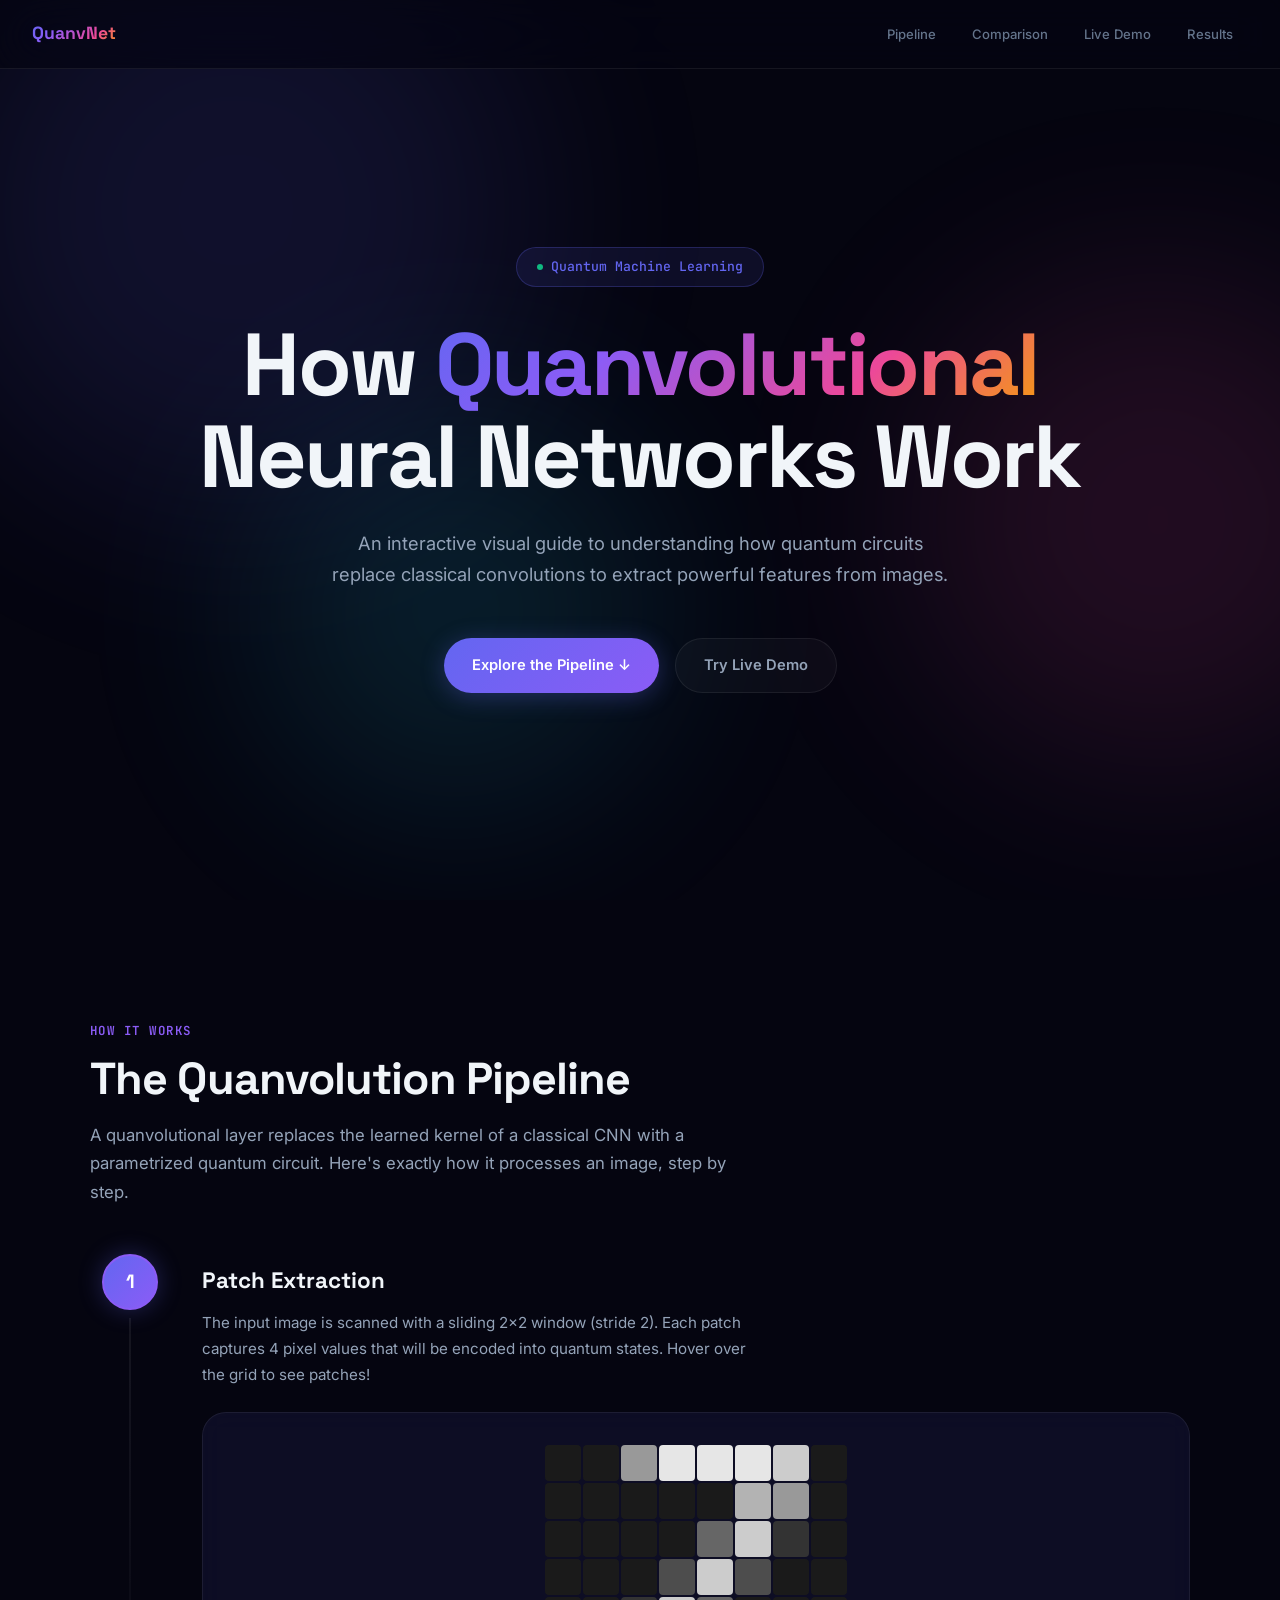
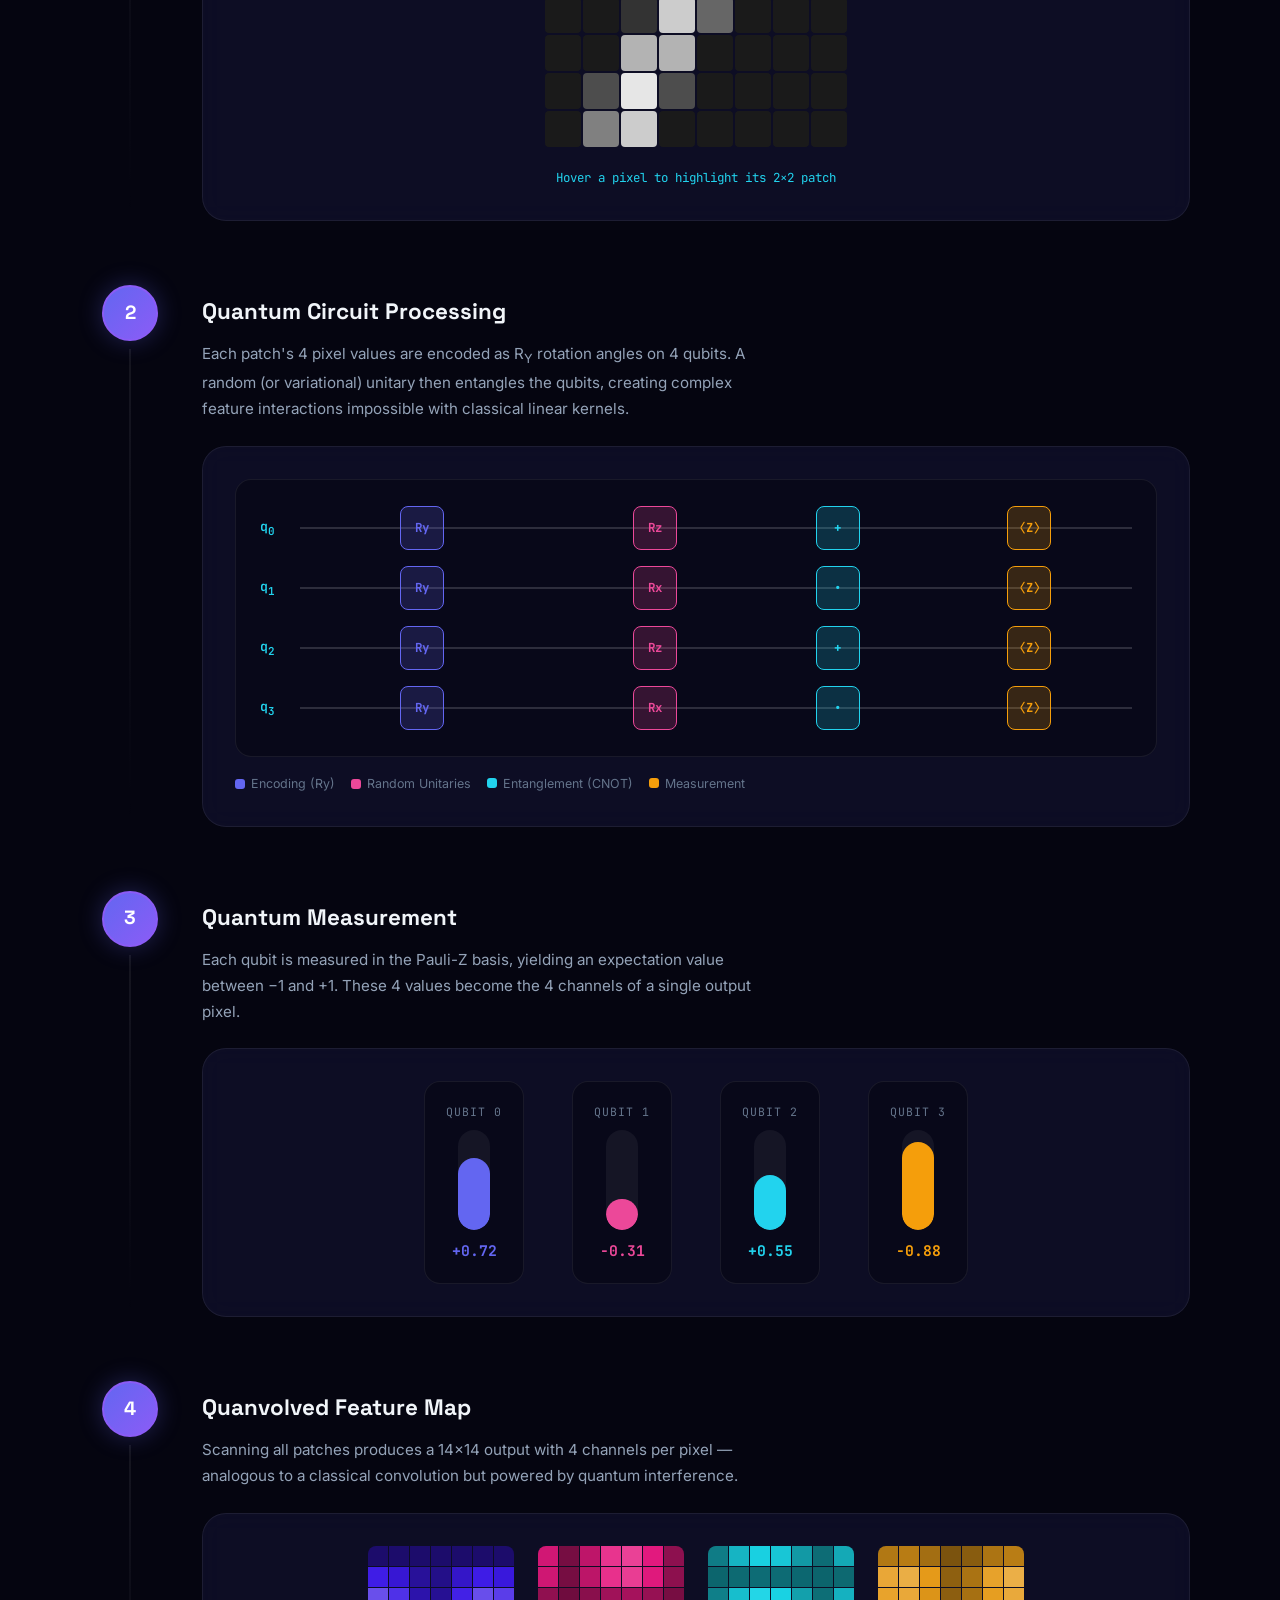
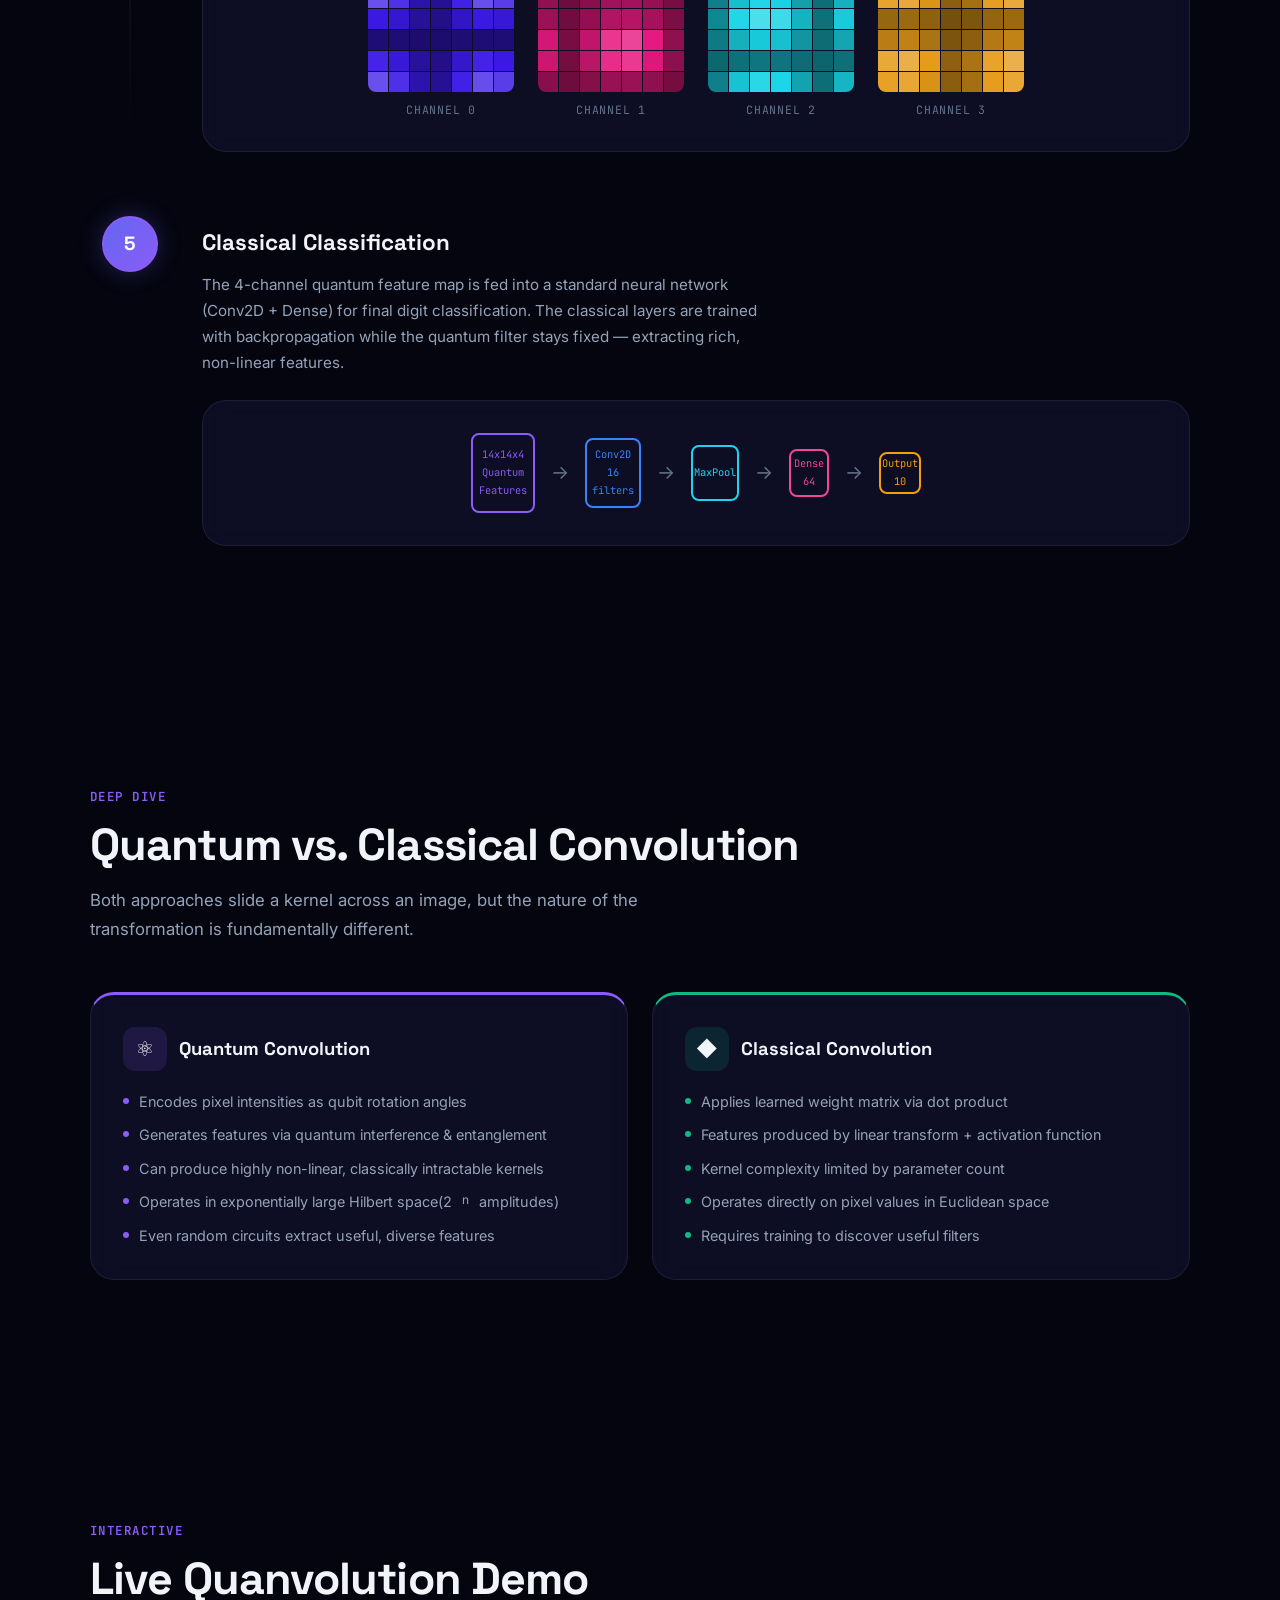
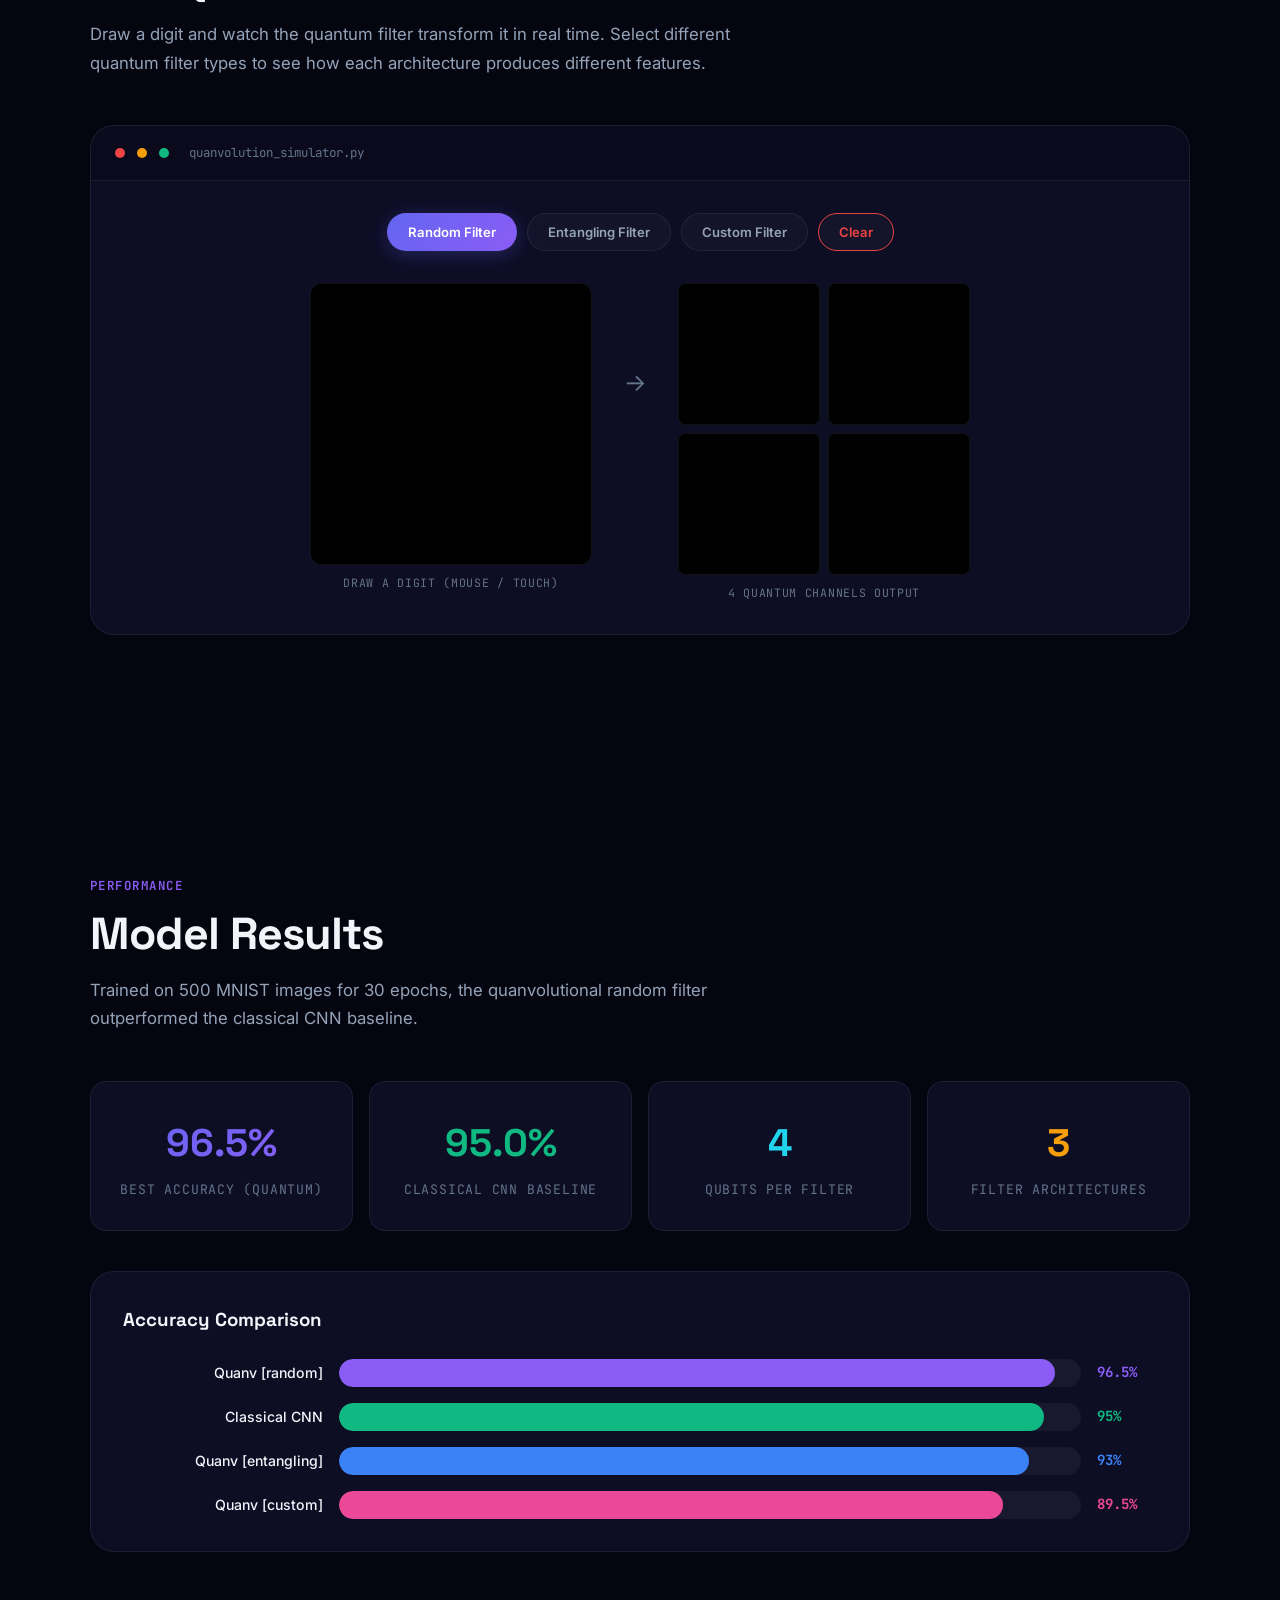
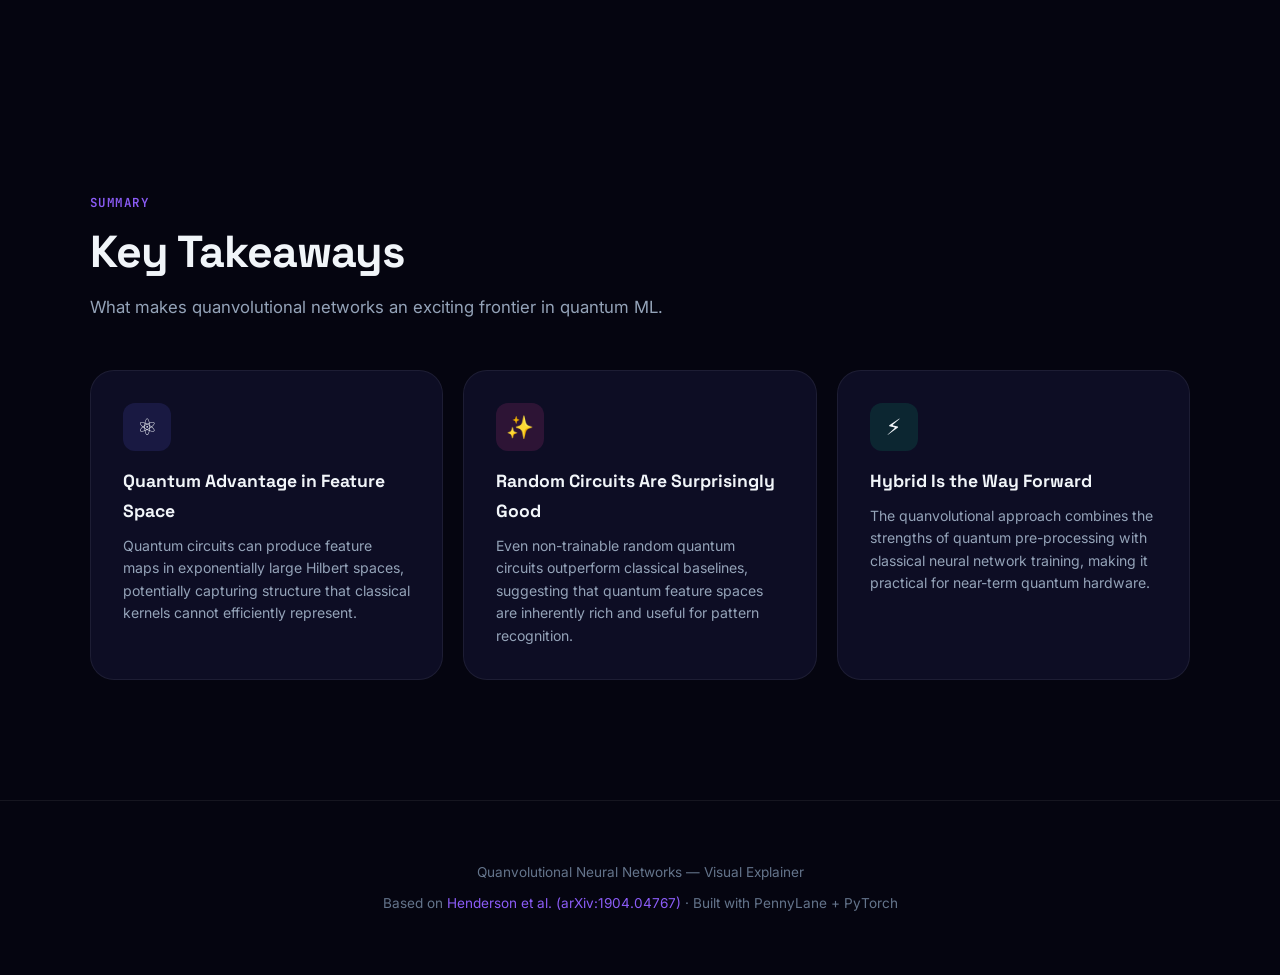
<file: index.html>
<!DOCTYPE html>
<html lang="en">

<head>
    <meta charset="UTF-8" />
    <meta name="viewport" content="width=device-width, initial-scale=1.0" />
    <title>How Quanvolutional Neural Networks Work</title>
    <meta name="description"
        content="Interactive visual explainer of Quanvolutional Neural Networks - learn how quantum circuits act as image filters for machine learning." />
    <link rel="preconnect" href="https://fonts.googleapis.com" />
    <link
        href="https://fonts.googleapis.com/css2?family=Inter:wght@300;400;500;600;700;800;900&family=JetBrains+Mono:wght@400;500;600&family=Space+Grotesk:wght@400;500;600;700&display=swap"
        rel="stylesheet" />
    <style>
        /* ================================================================
           RESET & VARIABLES
           ================================================================ */
        *,
        *::before,
        *::after {
            box-sizing: border-box;
            margin: 0;
            padding: 0;
        }

        :root {
            --bg-deep: #050510;
            --bg-primary: #0a0a1a;
            --bg-secondary: #0f0f2a;
            --bg-card: rgba(15, 15, 42, 0.8);
            --bg-glass: rgba(255, 255, 255, 0.03);
            --border: rgba(255, 255, 255, 0.07);
            --border-active: rgba(139, 92, 246, 0.4);
            --text-primary: #f1f5f9;
            --text-secondary: #94a3b8;
            --text-muted: #64748b;
            --accent-violet: #8b5cf6;
            --accent-indigo: #6366f1;
            --accent-blue: #3b82f6;
            --accent-cyan: #22d3ee;
            --accent-emerald: #10b981;
            --accent-pink: #ec4899;
            --accent-amber: #f59e0b;
            --accent-red: #ef4444;
            --gradient-hero: linear-gradient(135deg, #6366f1 0%, #8b5cf6 30%, #ec4899 70%, #f59e0b 100%);
            --gradient-quantum: linear-gradient(135deg, #6366f1, #8b5cf6);
            --gradient-classical: linear-gradient(135deg, #10b981, #22d3ee);
            --shadow-glow: 0 0 60px rgba(99, 102, 241, 0.15);
            --shadow-glow-sm: 0 0 30px rgba(99, 102, 241, 0.1);
            --font-body: 'Inter', system-ui, -apple-system, sans-serif;
            --font-display: 'Space Grotesk', 'Inter', sans-serif;
            --font-mono: 'JetBrains Mono', 'Fira Code', monospace;
            --radius-xl: 24px;
            --radius-lg: 16px;
            --radius-md: 12px;
            --radius-sm: 8px;
        }

        html {
            scroll-behavior: smooth;
        }

        body {
            font-family: var(--font-body);
            background: var(--bg-deep);
            color: var(--text-primary);
            line-height: 1.7;
            overflow-x: hidden;
            -webkit-font-smoothing: antialiased;
        }

        /* ================================================================
           AMBIENT BACKGROUND
           ================================================================ */
        .ambient-bg {
            position: fixed;
            inset: 0;
            z-index: -1;
            overflow: hidden;
        }

        .ambient-bg .orb {
            position: absolute;
            border-radius: 50%;
            filter: blur(100px);
            opacity: 0.12;
            animation: orbFloat 20s ease-in-out infinite alternate;
        }

        .ambient-bg .orb:nth-child(1) {
            width: 600px;
            height: 600px;
            top: -10%;
            left: -5%;
            background: var(--accent-indigo);
        }

        .ambient-bg .orb:nth-child(2) {
            width: 500px;
            height: 500px;
            top: 30%;
            right: -10%;
            background: var(--accent-pink);
            animation-delay: -7s;
        }

        .ambient-bg .orb:nth-child(3) {
            width: 400px;
            height: 400px;
            bottom: 10%;
            left: 20%;
            background: var(--accent-cyan);
            animation-delay: -14s;
        }

        @keyframes orbFloat {
            0% {
                transform: translate(0, 0) scale(1);
            }

            50% {
                transform: translate(40px, -30px) scale(1.1);
            }

            100% {
                transform: translate(-20px, 20px) scale(0.95);
            }
        }

        /* ================================================================
           SCROLLBAR
           ================================================================ */
        ::-webkit-scrollbar {
            width: 6px;
        }

        ::-webkit-scrollbar-track {
            background: transparent;
        }

        ::-webkit-scrollbar-thumb {
            background: rgba(139, 92, 246, 0.3);
            border-radius: 3px;
        }

        /* ================================================================
           NAVIGATION
           ================================================================ */
        .nav {
            position: fixed;
            top: 0;
            left: 0;
            right: 0;
            z-index: 1000;
            padding: 16px 32px;
            background: rgba(5, 5, 16, 0.7);
            backdrop-filter: blur(24px) saturate(1.5);
            border-bottom: 1px solid var(--border);
            display: flex;
            align-items: center;
            justify-content: space-between;
            transition: all 0.3s ease;
        }

        .nav.scrolled {
            padding: 10px 32px;
            background: rgba(5, 5, 16, 0.92);
        }

        .nav-brand {
            font-family: var(--font-display);
            font-weight: 700;
            font-size: 1.1rem;
            background: var(--gradient-hero);
            -webkit-background-clip: text;
            -webkit-text-fill-color: transparent;
            background-clip: text;
        }

        .nav-links {
            display: flex;
            gap: 6px;
        }

        .nav-links a {
            color: var(--text-muted);
            text-decoration: none;
            font-size: 0.82rem;
            font-weight: 500;
            padding: 6px 14px;
            border-radius: 999px;
            transition: all 0.3s ease;
            border: 1px solid transparent;
        }

        .nav-links a:hover,
        .nav-links a.active {
            color: var(--text-primary);
            border-color: var(--border-active);
            background: rgba(139, 92, 246, 0.08);
        }

        /* ================================================================
           HERO SECTION
           ================================================================ */
        .hero {
            min-height: 100vh;
            display: flex;
            flex-direction: column;
            align-items: center;
            justify-content: center;
            text-align: center;
            padding: 120px 24px 80px;
            position: relative;
        }

        .hero-badge {
            display: inline-flex;
            align-items: center;
            gap: 8px;
            padding: 8px 20px;
            border-radius: 999px;
            background: rgba(99, 102, 241, 0.1);
            border: 1px solid rgba(99, 102, 241, 0.25);
            font-size: 0.82rem;
            font-weight: 500;
            color: var(--accent-indigo);
            font-family: var(--font-mono);
            margin-bottom: 32px;
            animation: fadeInUp 0.8s ease both;
        }

        .hero-badge .dot {
            width: 6px;
            height: 6px;
            border-radius: 50%;
            background: var(--accent-emerald);
            animation: pulse 2s ease-in-out infinite;
        }

        @keyframes pulse {

            0%,
            100% {
                opacity: 1;
                transform: scale(1);
            }

            50% {
                opacity: 0.5;
                transform: scale(0.7);
            }
        }

        .hero h1 {
            font-family: var(--font-display);
            font-size: clamp(2.8rem, 7vw, 5.5rem);
            font-weight: 900;
            line-height: 1.05;
            letter-spacing: -0.03em;
            margin-bottom: 24px;
            max-width: 900px;
            animation: fadeInUp 0.8s ease 0.15s both;
        }

        .hero h1 .gradient-text {
            background: var(--gradient-hero);
            -webkit-background-clip: text;
            -webkit-text-fill-color: transparent;
            background-clip: text;
        }

        .hero-subtitle {
            font-size: 1.15rem;
            color: var(--text-secondary);
            max-width: 620px;
            line-height: 1.7;
            margin-bottom: 48px;
            animation: fadeInUp 0.8s ease 0.3s both;
        }

        .hero-cta {
            display: flex;
            gap: 16px;
            flex-wrap: wrap;
            justify-content: center;
            animation: fadeInUp 0.8s ease 0.45s both;
        }

        .btn {
            display: inline-flex;
            align-items: center;
            gap: 8px;
            padding: 14px 28px;
            border-radius: 999px;
            font-size: 0.92rem;
            font-weight: 600;
            text-decoration: none;
            cursor: pointer;
            border: none;
            transition: all 0.3s ease;
            font-family: var(--font-body);
        }

        .btn-primary {
            background: var(--gradient-quantum);
            color: white;
            box-shadow: 0 4px 24px rgba(99, 102, 241, 0.3);
        }

        .btn-primary:hover {
            transform: translateY(-2px);
            box-shadow: 0 8px 32px rgba(99, 102, 241, 0.4);
        }

        .btn-ghost {
            background: var(--bg-glass);
            color: var(--text-secondary);
            border: 1px solid var(--border);
        }

        .btn-ghost:hover {
            color: var(--text-primary);
            border-color: var(--border-active);
        }

        .hero-visual {
            margin-top: 64px;
            position: relative;
            width: 100%;
            max-width: 800px;
            animation: fadeInUp 0.8s ease 0.6s both;
        }

        @keyframes fadeInUp {
            from {
                opacity: 0;
                transform: translateY(24px);
            }

            to {
                opacity: 1;
                transform: translateY(0);
            }
        }

        /* ================================================================
           SECTIONS
           ================================================================ */
        .section {
            padding: 120px 24px;
            position: relative;
        }

        .container {
            max-width: 1100px;
            margin: 0 auto;
        }

        .section-label {
            font-family: var(--font-mono);
            font-size: 0.78rem;
            font-weight: 600;
            color: var(--accent-violet);
            text-transform: uppercase;
            letter-spacing: 0.12em;
            margin-bottom: 12px;
        }

        .section-title {
            font-family: var(--font-display);
            font-size: clamp(1.8rem, 4vw, 2.8rem);
            font-weight: 800;
            line-height: 1.15;
            letter-spacing: -0.02em;
            margin-bottom: 16px;
        }

        .section-desc {
            font-size: 1.05rem;
            color: var(--text-secondary);
            max-width: 640px;
            margin-bottom: 48px;
            line-height: 1.7;
        }

        /* ================================================================
           PIPELINE FLOW
           ================================================================ */
        .pipeline {
            display: grid;
            gap: 0;
            position: relative;
        }

        .pipeline-step {
            display: grid;
            grid-template-columns: 80px 1fr;
            gap: 32px;
            position: relative;
            padding-bottom: 64px;
        }

        .pipeline-step:last-child {
            padding-bottom: 0;
        }

        .step-indicator {
            display: flex;
            flex-direction: column;
            align-items: center;
        }

        .step-number {
            width: 56px;
            height: 56px;
            border-radius: 50%;
            display: flex;
            align-items: center;
            justify-content: center;
            font-family: var(--font-display);
            font-weight: 800;
            font-size: 1.2rem;
            border: 2px solid var(--border);
            color: var(--text-muted);
            background: var(--bg-primary);
            position: relative;
            z-index: 2;
            transition: all 0.4s ease;
        }

        .step-number.active {
            border-color: var(--accent-violet);
            color: white;
            background: var(--gradient-quantum);
            box-shadow: 0 0 24px rgba(99, 102, 241, 0.3);
        }

        .step-line {
            width: 2px;
            flex: 1;
            margin-top: 8px;
            background: linear-gradient(to bottom, var(--border), transparent);
        }

        .step-content {
            padding-top: 8px;
        }

        .step-content h3 {
            font-family: var(--font-display);
            font-size: 1.4rem;
            font-weight: 700;
            margin-bottom: 10px;
        }

        .step-content p {
            color: var(--text-secondary);
            font-size: 0.95rem;
            line-height: 1.7;
            margin-bottom: 24px;
            max-width: 560px;
        }

        /* ================================================================
           INTERACTIVE CARDS
           ================================================================ */
        .visual-card {
            background: var(--bg-card);
            border: 1px solid var(--border);
            border-radius: var(--radius-xl);
            padding: 32px;
            backdrop-filter: blur(12px);
            transition: all 0.4s ease;
            overflow: hidden;
        }

        .visual-card:hover {
            border-color: var(--border-active);
            box-shadow: var(--shadow-glow-sm);
        }

        /* ── Pixel Grid (Step 1) ─────────────────────────────── */
        .pixel-grid-container {
            display: flex;
            flex-direction: column;
            align-items: center;
            gap: 20px;
        }

        .pixel-grid {
            display: grid;
            grid-template-columns: repeat(8, 1fr);
            gap: 2px;
            width: fit-content;
        }

        .pixel {
            width: 36px;
            height: 36px;
            border-radius: 4px;
            transition: all 0.3s ease;
            cursor: pointer;
            position: relative;
        }

        .pixel:hover {
            transform: scale(1.15);
            z-index: 2;
        }

        .pixel.highlighted {
            outline: 2px solid var(--accent-cyan);
            outline-offset: 1px;
            animation: pixelPulse 1.5s ease-in-out infinite;
        }

        @keyframes pixelPulse {

            0%,
            100% {
                outline-color: var(--accent-cyan);
            }

            50% {
                outline-color: var(--accent-pink);
            }
        }

        .patch-label {
            font-family: var(--font-mono);
            font-size: 0.78rem;
            color: var(--accent-cyan);
            text-align: center;
        }

        /* ── Quantum Circuit Animated (Step 2) ─────────────── */
        .circuit-anim {
            display: flex;
            flex-direction: column;
            gap: 12px;
            padding: 24px;
            background: rgba(0, 0, 0, 0.3);
            border-radius: var(--radius-lg);
            border: 1px solid var(--border);
            overflow-x: auto;
        }

        .wire {
            display: flex;
            align-items: center;
            gap: 0;
            height: 48px;
            position: relative;
        }

        .wire-label {
            font-family: var(--font-mono);
            font-size: 0.82rem;
            color: var(--accent-cyan);
            min-width: 40px;
            font-weight: 600;
        }

        .wire-line {
            flex: 1;
            height: 2px;
            position: relative;
            background: rgba(255, 255, 255, 0.15);
        }

        .wire-line::after {
            content: '';
            position: absolute;
            top: 0;
            left: 0;
            height: 100%;
            width: 0;
            background: var(--accent-cyan);
            animation: wireFlow 3s ease-in-out infinite;
        }

        @keyframes wireFlow {
            0% {
                width: 0;
                left: 0;
                opacity: 1;
            }

            50% {
                width: 100%;
                left: 0;
                opacity: 1;
            }

            100% {
                width: 0;
                left: 100%;
                opacity: 0;
            }
        }

        .wire:nth-child(2) .wire-line::after {
            animation-delay: 0.3s;
        }

        .wire:nth-child(3) .wire-line::after {
            animation-delay: 0.6s;
        }

        .wire:nth-child(4) .wire-line::after {
            animation-delay: 0.9s;
        }

        .gate {
            position: absolute;
            width: 44px;
            height: 44px;
            border-radius: var(--radius-sm);
            display: flex;
            align-items: center;
            justify-content: center;
            font-family: var(--font-mono);
            font-size: 0.78rem;
            font-weight: 700;
            z-index: 3;
            top: -21px;
            transition: all 0.3s ease;
            cursor: default;
        }

        .gate:hover {
            transform: scale(1.15);
        }

        .gate-ry {
            background: rgba(99, 102, 241, 0.2);
            border: 1.5px solid var(--accent-indigo);
            color: var(--accent-indigo);
        }

        .gate-rand {
            background: rgba(236, 72, 153, 0.2);
            border: 1.5px solid var(--accent-pink);
            color: var(--accent-pink);
        }

        .gate-cnot {
            background: rgba(34, 211, 238, 0.2);
            border: 1.5px solid var(--accent-cyan);
            color: var(--accent-cyan);
        }

        .gate-meas {
            background: rgba(245, 158, 11, 0.2);
            border: 1.5px solid var(--accent-amber);
            color: var(--accent-amber);
        }

        .cnot-line {
            position: absolute;
            width: 2px;
            background: var(--accent-cyan);
            z-index: 2;
            left: 50%;
        }

        .circuit-legend {
            display: flex;
            gap: 16px;
            flex-wrap: wrap;
            margin-top: 16px;
        }

        .legend-item {
            display: flex;
            align-items: center;
            gap: 6px;
            font-size: 0.78rem;
            color: var(--text-muted);
        }

        .legend-dot {
            width: 10px;
            height: 10px;
            border-radius: 3px;
        }

        /* ── Measurement (Step 3) ─────────────────────────── */
        .measurement-viz {
            display: flex;
            align-items: center;
            gap: 24px;
            flex-wrap: wrap;
            justify-content: center;
        }

        .qubit-meter {
            display: flex;
            flex-direction: column;
            align-items: center;
            gap: 8px;
            padding: 20px;
            background: rgba(0, 0, 0, 0.3);
            border-radius: var(--radius-lg);
            border: 1px solid var(--border);
            min-width: 100px;
            transition: all 0.3s ease;
        }

        .qubit-meter:hover {
            border-color: var(--border-active);
            transform: translateY(-4px);
        }

        .meter-label {
            font-family: var(--font-mono);
            font-size: 0.72rem;
            color: var(--text-muted);
            text-transform: uppercase;
            letter-spacing: 0.08em;
        }

        .meter-bar-container {
            width: 32px;
            height: 100px;
            background: rgba(255, 255, 255, 0.05);
            border-radius: 16px;
            position: relative;
            overflow: hidden;
        }

        .meter-bar {
            position: absolute;
            bottom: 0;
            left: 0;
            right: 0;
            border-radius: 16px;
            transition: height 1s ease;
        }

        .meter-value {
            font-family: var(--font-mono);
            font-size: 0.92rem;
            font-weight: 700;
        }

        .arrow-icon {
            font-size: 1.5rem;
            color: var(--text-muted);
            animation: arrowBounce 2s ease infinite;
        }

        @keyframes arrowBounce {

            0%,
            100% {
                transform: translateX(0);
            }

            50% {
                transform: translateX(6px);
            }
        }

        /* ── Feature Map (Step 4) ────────────────────────── */
        .feature-map-demo {
            display: flex;
            gap: 24px;
            flex-wrap: wrap;
            align-items: flex-start;
            justify-content: center;
        }

        .fmap-channel {
            display: flex;
            flex-direction: column;
            align-items: center;
            gap: 8px;
        }

        .fmap-grid {
            display: grid;
            gap: 1px;
            border-radius: var(--radius-sm);
            overflow: hidden;
        }

        .fmap-pixel {
            width: 20px;
            height: 20px;
            transition: all 0.2s ease;
        }

        .fmap-label {
            font-family: var(--font-mono);
            font-size: 0.72rem;
            color: var(--text-muted);
            text-transform: uppercase;
            letter-spacing: 0.06em;
        }

        /* ── Comparison Section ────────────────────────────── */
        .comparison-grid {
            display: grid;
            grid-template-columns: 1fr 1fr;
            gap: 24px;
        }

        @media (max-width: 768px) {
            .comparison-grid {
                grid-template-columns: 1fr;
            }
        }

        .compare-card {
            background: var(--bg-card);
            border: 1px solid var(--border);
            border-radius: var(--radius-xl);
            padding: 32px;
            backdrop-filter: blur(12px);
            transition: all 0.4s ease;
        }

        .compare-card:hover {
            border-color: var(--border-active);
            transform: translateY(-4px);
        }

        .compare-card.quantum {
            border-top: 3px solid var(--accent-violet);
        }

        .compare-card.classical {
            border-top: 3px solid var(--accent-emerald);
        }

        .compare-header {
            display: flex;
            align-items: center;
            gap: 12px;
            margin-bottom: 20px;
        }

        .compare-icon {
            width: 44px;
            height: 44px;
            border-radius: var(--radius-md);
            display: flex;
            align-items: center;
            justify-content: center;
            font-size: 1.3rem;
        }

        .compare-icon.q {
            background: rgba(139, 92, 246, 0.15);
        }

        .compare-icon.c {
            background: rgba(16, 185, 129, 0.15);
        }

        .compare-title {
            font-family: var(--font-display);
            font-size: 1.15rem;
            font-weight: 700;
        }

        .compare-list {
            list-style: none;
            display: flex;
            flex-direction: column;
            gap: 12px;
        }

        .compare-list li {
            display: flex;
            align-items: flex-start;
            gap: 10px;
            font-size: 0.9rem;
            color: var(--text-secondary);
            line-height: 1.5;
        }

        .compare-list .bullet {
            width: 6px;
            height: 6px;
            min-width: 6px;
            border-radius: 50%;
            margin-top: 7px;
        }

        .compare-list .bullet.q {
            background: var(--accent-violet);
        }

        .compare-list .bullet.c {
            background: var(--accent-emerald);
        }

        /* ── Interactive Demo ──────────────────────────────── */
        .demo-container {
            background: var(--bg-card);
            border: 1px solid var(--border);
            border-radius: var(--radius-xl);
            overflow: hidden;
        }

        .demo-toolbar {
            display: flex;
            align-items: center;
            gap: 12px;
            padding: 16px 24px;
            border-bottom: 1px solid var(--border);
            background: rgba(0, 0, 0, 0.2);
        }

        .demo-dot {
            width: 10px;
            height: 10px;
            border-radius: 50%;
        }

        .demo-dot:nth-child(1) {
            background: #ef4444;
        }

        .demo-dot:nth-child(2) {
            background: #f59e0b;
        }

        .demo-dot:nth-child(3) {
            background: #10b981;
        }

        .demo-title-bar {
            font-family: var(--font-mono);
            font-size: 0.78rem;
            color: var(--text-muted);
            margin-left: 8px;
        }

        .demo-body {
            padding: 32px;
            display: flex;
            flex-direction: column;
            align-items: center;
            gap: 32px;
        }

        .demo-controls {
            display: flex;
            gap: 10px;
            flex-wrap: wrap;
            justify-content: center;
        }

        .demo-btn {
            padding: 10px 20px;
            border-radius: 999px;
            font-size: 0.82rem;
            font-weight: 600;
            font-family: var(--font-body);
            cursor: pointer;
            border: 1px solid var(--border);
            background: var(--bg-glass);
            color: var(--text-secondary);
            transition: all 0.3s ease;
        }

        .demo-btn:hover {
            border-color: var(--accent-violet);
            color: var(--text-primary);
        }

        .demo-btn.active {
            background: var(--gradient-quantum);
            border-color: transparent;
            color: white;
            box-shadow: 0 4px 20px rgba(99, 102, 241, 0.3);
        }

        /* ── Results Section ───────────────────────────────── */
        .results-grid {
            display: grid;
            grid-template-columns: repeat(auto-fit, minmax(220px, 1fr));
            gap: 16px;
            margin-bottom: 40px;
        }

        .result-card {
            background: var(--bg-card);
            border: 1px solid var(--border);
            border-radius: var(--radius-lg);
            padding: 28px;
            text-align: center;
            transition: all 0.3s ease;
        }

        .result-card:hover {
            border-color: var(--border-active);
            transform: translateY(-4px);
        }

        .result-card .result-value {
            font-family: var(--font-display);
            font-size: 2.4rem;
            font-weight: 900;
            margin-bottom: 4px;
        }

        .result-card .result-label {
            font-size: 0.82rem;
            color: var(--text-muted);
            font-family: var(--font-mono);
            text-transform: uppercase;
            letter-spacing: 0.06em;
        }

        .result-bar-chart {
            display: flex;
            flex-direction: column;
            gap: 16px;
        }

        .bar-row {
            display: grid;
            grid-template-columns: 200px 1fr 60px;
            gap: 16px;
            align-items: center;
        }

        @media (max-width: 600px) {
            .bar-row {
                grid-template-columns: 120px 1fr 50px;
            }
        }

        .bar-name {
            font-size: 0.88rem;
            font-weight: 500;
            text-align: right;
        }

        .bar-track {
            height: 28px;
            background: rgba(255, 255, 255, 0.05);
            border-radius: 14px;
            overflow: hidden;
            position: relative;
        }

        .bar-fill {
            height: 100%;
            border-radius: 14px;
            transition: width 1.5s cubic-bezier(0.22, 1, 0.36, 1);
            width: 0;
        }

        .bar-pct {
            font-family: var(--font-mono);
            font-size: 0.88rem;
            font-weight: 700;
        }

        /* ── Summary Cards ────────────────────────────────── */
        .summary-grid {
            display: grid;
            grid-template-columns: repeat(auto-fit, minmax(280px, 1fr));
            gap: 20px;
        }

        .summary-card {
            background: var(--bg-card);
            border: 1px solid var(--border);
            border-radius: var(--radius-xl);
            padding: 32px;
            transition: all 0.3s ease;
        }

        .summary-card:hover {
            border-color: var(--border-active);
            transform: translateY(-4px);
        }

        .summary-card .icon {
            width: 48px;
            height: 48px;
            border-radius: var(--radius-md);
            display: flex;
            align-items: center;
            justify-content: center;
            font-size: 1.4rem;
            margin-bottom: 16px;
        }

        .summary-card h4 {
            font-family: var(--font-display);
            font-size: 1.1rem;
            font-weight: 700;
            margin-bottom: 8px;
        }

        .summary-card p {
            font-size: 0.88rem;
            color: var(--text-secondary);
            line-height: 1.6;
        }

        /* ── Footer ───────────────────────────────────────── */
        .footer {
            text-align: center;
            padding: 60px 24px;
            border-top: 1px solid var(--border);
            color: var(--text-muted);
            font-size: 0.85rem;
        }

        .footer a {
            color: var(--accent-violet);
            text-decoration: none;
        }

        /* ── Scroll Animations ────────────────────────────── */
        .reveal {
            opacity: 0;
            transform: translateY(32px);
            transition: opacity 0.7s ease, transform 0.7s ease;
        }

        .reveal.visible {
            opacity: 1;
            transform: translateY(0);
        }

        /* ── Responsive ───────────────────────────────────── */
        @media (max-width: 768px) {
            .nav-links {
                display: none;
            }

            .pipeline-step {
                grid-template-columns: 48px 1fr;
                gap: 16px;
            }

            .step-number {
                width: 44px;
                height: 44px;
                font-size: 1rem;
            }

            .section {
                padding: 80px 16px;
            }

            .hero {
                padding: 100px 16px 60px;
            }
        }

        @media (max-width: 480px) {
            .pixel {
                width: 28px;
                height: 28px;
            }

            .gate {
                width: 36px;
                height: 36px;
                font-size: 0.7rem;
            }
        }
    </style>
</head>

<body>

    <!-- Ambient Background -->
    <div class="ambient-bg">
        <div class="orb"></div>
        <div class="orb"></div>
        <div class="orb"></div>
    </div>

    <!-- Navigation -->
    <nav class="nav" id="mainNav">
        <div class="nav-brand">QuanvNet</div>
        <div class="nav-links">
            <a href="#pipeline">Pipeline</a>
            <a href="#comparison">Comparison</a>
            <a href="#demo">Live Demo</a>
            <a href="#results">Results</a>
        </div>
    </nav>

    <!-- ═══════════════════════════════════════════════════════
         HERO SECTION
         ═══════════════════════════════════════════════════════ -->
    <section class="hero" id="top">
        <div class="hero-badge"><span class="dot"></span> Quantum Machine Learning</div>
        <h1>How <span class="gradient-text">Quanvolutional</span><br />Neural Networks Work</h1>
        <p class="hero-subtitle">
            An interactive visual guide to understanding how quantum circuits
            replace classical convolutions to extract powerful features from images.
        </p>
        <div class="hero-cta">
            <a href="#pipeline" class="btn btn-primary">Explore the Pipeline &darr;</a>
            <a href="#demo" class="btn btn-ghost">Try Live Demo</a>
        </div>
    </section>

    <!-- ═══════════════════════════════════════════════════════
         PIPELINE — STEP BY STEP
         ═══════════════════════════════════════════════════════ -->
    <section class="section" id="pipeline">
        <div class="container">
            <div class="section-label reveal">How It Works</div>
            <h2 class="section-title reveal">The Quanvolution Pipeline</h2>
            <p class="section-desc reveal">
                A quanvolutional layer replaces the learned kernel of a classical CNN
                with a parametrized quantum circuit. Here's exactly how it processes
                an image, step by step.
            </p>

            <div class="pipeline">

                <!-- ── STEP 1: Patch Extraction ─────────────────── -->
                <div class="pipeline-step reveal" id="step1">
                    <div class="step-indicator">
                        <div class="step-number active">1</div>
                        <div class="step-line"></div>
                    </div>
                    <div class="step-content">
                        <h3>Patch Extraction</h3>
                        <p>
                            The input image is scanned with a sliding 2&times;2 window
                            (stride 2). Each patch captures 4 pixel values that will be
                            encoded into quantum states. Hover over the grid to see patches!
                        </p>
                        <div class="visual-card">
                            <div class="pixel-grid-container">
                                <div class="pixel-grid" id="pixelGrid"></div>
                                <div class="patch-label" id="patchLabel">Hover a pixel to highlight its 2&times;2 patch
                                </div>
                            </div>
                        </div>
                    </div>
                </div>

                <!-- ── STEP 2: Quantum Encoding ─────────────────── -->
                <div class="pipeline-step reveal" id="step2">
                    <div class="step-indicator">
                        <div class="step-number active">2</div>
                        <div class="step-line"></div>
                    </div>
                    <div class="step-content">
                        <h3>Quantum Circuit Processing</h3>
                        <p>
                            Each patch's 4 pixel values are encoded as R<sub>Y</sub> rotation
                            angles on 4 qubits. A random (or variational) unitary then
                            entangles the qubits, creating complex feature interactions
                            impossible with classical linear kernels.
                        </p>
                        <div class="visual-card">
                            <div class="circuit-anim" id="circuitAnim">
                                <!-- Wire 0 -->
                                <div class="wire">
                                    <span class="wire-label">q<sub>0</sub></span>
                                    <div class="wire-line">
                                        <div class="gate gate-ry" style="left: 12%;">Ry</div>
                                        <div class="gate gate-rand" style="left: 40%;">Rz</div>
                                        <div class="gate gate-cnot" style="left: 62%;">+</div>
                                        <div class="gate gate-meas" style="left: 85%;">&lang;Z&rang;</div>
                                    </div>
                                </div>
                                <!-- Wire 1 -->
                                <div class="wire">
                                    <span class="wire-label">q<sub>1</sub></span>
                                    <div class="wire-line">
                                        <div class="gate gate-ry" style="left: 12%;">Ry</div>
                                        <div class="gate gate-rand" style="left: 40%;">Rx</div>
                                        <div class="gate gate-cnot" style="left: 62%;">&bull;</div>
                                        <div class="gate gate-meas" style="left: 85%;">&lang;Z&rang;</div>
                                    </div>
                                </div>
                                <!-- Wire 2 -->
                                <div class="wire">
                                    <span class="wire-label">q<sub>2</sub></span>
                                    <div class="wire-line">
                                        <div class="gate gate-ry" style="left: 12%;">Ry</div>
                                        <div class="gate gate-rand" style="left: 40%;">Rz</div>
                                        <div class="gate gate-cnot" style="left: 62%;">+</div>
                                        <div class="gate gate-meas" style="left: 85%;">&lang;Z&rang;</div>
                                    </div>
                                </div>
                                <!-- Wire 3 -->
                                <div class="wire">
                                    <span class="wire-label">q<sub>3</sub></span>
                                    <div class="wire-line">
                                        <div class="gate gate-ry" style="left: 12%;">Ry</div>
                                        <div class="gate gate-rand" style="left: 40%;">Rx</div>
                                        <div class="gate gate-cnot" style="left: 62%;">&bull;</div>
                                        <div class="gate gate-meas" style="left: 85%;">&lang;Z&rang;</div>
                                    </div>
                                </div>
                            </div>
                            <div class="circuit-legend">
                                <div class="legend-item">
                                    <div class="legend-dot" style="background:var(--accent-indigo);"></div> Encoding
                                    (Ry)
                                </div>
                                <div class="legend-item">
                                    <div class="legend-dot" style="background:var(--accent-pink);"></div> Random
                                    Unitaries
                                </div>
                                <div class="legend-item">
                                    <div class="legend-dot" style="background:var(--accent-cyan);"></div> Entanglement
                                    (CNOT)
                                </div>
                                <div class="legend-item">
                                    <div class="legend-dot" style="background:var(--accent-amber);"></div> Measurement
                                </div>
                            </div>
                        </div>
                    </div>
                </div>

                <!-- ── STEP 3: Measurement ──────────────────────── -->
                <div class="pipeline-step reveal" id="step3">
                    <div class="step-indicator">
                        <div class="step-number active">3</div>
                        <div class="step-line"></div>
                    </div>
                    <div class="step-content">
                        <h3>Quantum Measurement</h3>
                        <p>
                            Each qubit is measured in the Pauli-Z basis, yielding an
                            expectation value between &minus;1 and +1. These 4 values
                            become the 4 channels of a single output pixel.
                        </p>
                        <div class="visual-card">
                            <div class="measurement-viz" id="measurementViz">
                                <!-- populated by JS -->
                            </div>
                        </div>
                    </div>
                </div>

                <!-- ── STEP 4: Feature Map ──────────────────────── -->
                <div class="pipeline-step reveal" id="step4">
                    <div class="step-indicator">
                        <div class="step-number active">4</div>
                        <div class="step-line"></div>
                    </div>
                    <div class="step-content">
                        <h3>Quanvolved Feature Map</h3>
                        <p>
                            Scanning all patches produces a 14&times;14 output with
                            4 channels per pixel &mdash; analogous to a classical
                            convolution but powered by quantum interference.
                        </p>
                        <div class="visual-card">
                            <div class="feature-map-demo" id="featureMapDemo">
                                <!-- populated by JS -->
                            </div>
                        </div>
                    </div>
                </div>

                <!-- ── STEP 5: Classification ───────────────────── -->
                <div class="pipeline-step reveal" id="step5">
                    <div class="step-indicator">
                        <div class="step-number active">5</div>
                    </div>
                    <div class="step-content">
                        <h3>Classical Classification</h3>
                        <p>
                            The 4-channel quantum feature map is fed into a standard
                            neural network (Conv2D + Dense) for final digit classification.
                            The classical layers are trained with backpropagation while the
                            quantum filter stays fixed &mdash; extracting rich, non-linear features.
                        </p>
                        <div class="visual-card" style="text-align:center;">
                            <div id="classifierViz"
                                style="display:flex; align-items:center; justify-content:center; gap:16px; flex-wrap:wrap;">
                            </div>
                        </div>
                    </div>
                </div>

            </div><!-- .pipeline -->
        </div>
    </section>

    <!-- ═══════════════════════════════════════════════════════
         COMPARISON: QUANTUM vs CLASSICAL
         ═══════════════════════════════════════════════════════ -->
    <section class="section" id="comparison">
        <div class="container">
            <div class="section-label reveal">Deep Dive</div>
            <h2 class="section-title reveal">Quantum vs. Classical Convolution</h2>
            <p class="section-desc reveal">
                Both approaches slide a kernel across an image, but the nature of the
                transformation is fundamentally different.
            </p>
            <div class="comparison-grid reveal">
                <div class="compare-card quantum">
                    <div class="compare-header">
                        <div class="compare-icon q">&#9883;</div>
                        <div class="compare-title">Quantum Convolution</div>
                    </div>
                    <ul class="compare-list">
                        <li><span class="bullet q"></span>Encodes pixel intensities as qubit rotation angles</li>
                        <li><span class="bullet q"></span>Generates features via quantum interference &amp; entanglement
                        </li>
                        <li><span class="bullet q"></span>Can produce highly non-linear, classically intractable kernels
                        </li>
                        <li><span class="bullet q"></span>Operates in exponentially large Hilbert
                            space(2<sup>n</sup>amplitudes)</li>
                        <li><span class="bullet q"></span>Even random circuits extract useful, diverse features</li>
                    </ul>
                </div>
                <div class="compare-card classical">
                    <div class="compare-header">
                        <div class="compare-icon c">&#9670;</div>
                        <div class="compare-title">Classical Convolution</div>
                    </div>
                    <ul class="compare-list">
                        <li><span class="bullet c"></span>Applies learned weight matrix via dot product</li>
                        <li><span class="bullet c"></span>Features produced by linear transform + activation function
                        </li>
                        <li><span class="bullet c"></span>Kernel complexity limited by parameter count</li>
                        <li><span class="bullet c"></span>Operates directly on pixel values in Euclidean space</li>
                        <li><span class="bullet c"></span>Requires training to discover useful filters</li>
                    </ul>
                </div>
            </div>
        </div>
    </section>

    <!-- ═══════════════════════════════════════════════════════
         LIVE DEMO
         ═══════════════════════════════════════════════════════ -->
    <section class="section" id="demo">
        <div class="container">
            <div class="section-label reveal">Interactive</div>
            <h2 class="section-title reveal">Live Quanvolution Demo</h2>
            <p class="section-desc reveal">
                Draw a digit and watch the quantum filter transform it in real time.
                Select different quantum filter types to see how each architecture
                produces different features.
            </p>

            <div class="demo-container reveal">
                <div class="demo-toolbar">
                    <div class="demo-dot"></div>
                    <div class="demo-dot"></div>
                    <div class="demo-dot"></div>
                    <span class="demo-title-bar">quanvolution_simulator.py</span>
                </div>
                <div class="demo-body">
                    <div class="demo-controls">
                        <button class="demo-btn active" data-filter="random" id="btnRandom">Random Filter</button>
                        <button class="demo-btn" data-filter="entangling" id="btnEntangling">Entangling Filter</button>
                        <button class="demo-btn" data-filter="custom" id="btnCustom">Custom Filter</button>
                        <button class="demo-btn" data-filter="clear" id="btnClear"
                            style="border-color:var(--accent-red); color:var(--accent-red);">Clear</button>
                    </div>
                    <div
                        style="display:flex; gap:32px; flex-wrap:wrap; align-items:flex-start; justify-content:center;">
                        <!-- Input Canvas -->
                        <div style="display:flex; flex-direction:column; align-items:center; gap:8px;">
                            <canvas id="drawCanvas" width="280" height="280" style="border:1px solid var(--border); border-radius:var(--radius-md);
                                       cursor:crosshair; background:#000; image-rendering:pixelated;"></canvas>
                            <span class="fmap-label">Draw a digit (mouse / touch)</span>
                        </div>
                        <!-- Arrow -->
                        <div style="display:flex; align-items:center; padding-top:80px;">
                            <span class="arrow-icon">&rarr;</span>
                        </div>
                        <!-- Output Channels -->
                        <div style="display:flex; flex-direction:column; align-items:center; gap:8px;">
                            <div style="display:grid; grid-template-columns:1fr 1fr; gap:8px;">
                                <canvas id="outCh0" width="140" height="140"
                                    style="border:1px solid var(--border); border-radius:var(--radius-sm); background:#000;"></canvas>
                                <canvas id="outCh1" width="140" height="140"
                                    style="border:1px solid var(--border); border-radius:var(--radius-sm); background:#000;"></canvas>
                                <canvas id="outCh2" width="140" height="140"
                                    style="border:1px solid var(--border); border-radius:var(--radius-sm); background:#000;"></canvas>
                                <canvas id="outCh3" width="140" height="140"
                                    style="border:1px solid var(--border); border-radius:var(--radius-sm); background:#000;"></canvas>
                            </div>
                            <span class="fmap-label">4 Quantum Channels Output</span>
                        </div>
                    </div>
                </div>
            </div>
        </div>
    </section>

    <!-- ═══════════════════════════════════════════════════════
         RESULTS
         ═══════════════════════════════════════════════════════ -->
    <section class="section" id="results">
        <div class="container">
            <div class="section-label reveal">Performance</div>
            <h2 class="section-title reveal">Model Results</h2>
            <p class="section-desc reveal">
                Trained on 500 MNIST images for 30 epochs, the quanvolutional random
                filter outperformed the classical CNN baseline.
            </p>

            <div class="results-grid reveal">
                <div class="result-card">
                    <div class="result-value"
                        style="background:var(--gradient-quantum);-webkit-background-clip:text;-webkit-text-fill-color:transparent;background-clip:text;">
                        96.5%</div>
                    <div class="result-label">Best Accuracy (Quantum)</div>
                </div>
                <div class="result-card">
                    <div class="result-value" style="color:var(--accent-emerald);">95.0%</div>
                    <div class="result-label">Classical CNN Baseline</div>
                </div>
                <div class="result-card">
                    <div class="result-value" style="color:var(--accent-cyan);">4</div>
                    <div class="result-label">Qubits Per Filter</div>
                </div>
                <div class="result-card">
                    <div class="result-value" style="color:var(--accent-amber);">3</div>
                    <div class="result-label">Filter Architectures</div>
                </div>
            </div>

            <div class="visual-card reveal">
                <h3 style="font-family:var(--font-display); margin-bottom:24px;">Accuracy Comparison</h3>
                <div class="result-bar-chart" id="barChart">
                    <!-- populated by JS -->
                </div>
            </div>
        </div>
    </section>

    <!-- ═══════════════════════════════════════════════════════
         KEY TAKEAWAYS
         ═══════════════════════════════════════════════════════ -->
    <section class="section" id="takeaways">
        <div class="container">
            <div class="section-label reveal">Summary</div>
            <h2 class="section-title reveal">Key Takeaways</h2>
            <p class="section-desc reveal">
                What makes quanvolutional networks an exciting frontier in quantum ML.
            </p>
            <div class="summary-grid reveal">
                <div class="summary-card">
                    <div class="icon" style="background:rgba(99,102,241,0.15);">&#9883;</div>
                    <h4>Quantum Advantage in Feature Space</h4>
                    <p>Quantum circuits can produce feature maps in exponentially large
                        Hilbert spaces, potentially capturing structure that classical
                        kernels cannot efficiently represent.</p>
                </div>
                <div class="summary-card">
                    <div class="icon" style="background:rgba(236,72,153,0.15);">&#10024;</div>
                    <h4>Random Circuits Are Surprisingly Good</h4>
                    <p>Even non-trainable random quantum circuits outperform classical
                        baselines, suggesting that quantum feature spaces are inherently
                        rich and useful for pattern recognition.</p>
                </div>
                <div class="summary-card">
                    <div class="icon" style="background:rgba(16,185,129,0.15);">&#9889;</div>
                    <h4>Hybrid Is the Way Forward</h4>
                    <p>The quanvolutional approach combines the strengths of quantum
                        pre-processing with classical neural network training, making it
                        practical for near-term quantum hardware.</p>
                </div>
            </div>
        </div>
    </section>

    <!-- Footer -->
    <footer class="footer">
        <p>Quanvolutional Neural Networks &mdash; Visual Explainer</p>
        <p style="margin-top:8px;">
            Based on <a href="https://arxiv.org/abs/1904.04767" target="_blank">Henderson et al. (arXiv:1904.04767)</a>
            &middot; Built with PennyLane + PyTorch
        </p>
    </footer>

    <!-- ================================================================
         JAVASCRIPT
         ================================================================ -->
    <script>
        (function () {
            'use strict';

            // ── Nav scroll effect ───────────────────────────────
            const nav = document.getElementById('mainNav');
            window.addEventListener('scroll', () => {
                nav.classList.toggle('scrolled', window.scrollY > 40);
            });

            // ── Scroll reveal ───────────────────────────────────
            const revealElements = document.querySelectorAll('.reveal');
            const observer = new IntersectionObserver((entries) => {
                entries.forEach(e => {
                    if (e.isIntersecting) {
                        e.target.classList.add('visible');
                    }
                });
            }, { threshold: 0.12, rootMargin: '0px 0px -40px 0px' });
            revealElements.forEach(el => observer.observe(el));

            // ── STEP 1: Interactive Pixel Grid ──────────────────
            const gridSize = 8;
            const pixelGrid = document.getElementById('pixelGrid');
            const patchLabel = document.getElementById('patchLabel');

            // Generate a mini "digit 7" pattern
            const digitPattern = [
                [0.1, 0.1, 0.6, 0.9, 0.9, 0.9, 0.8, 0.1],
                [0.1, 0.1, 0.1, 0.1, 0.1, 0.7, 0.6, 0.1],
                [0.1, 0.1, 0.1, 0.1, 0.4, 0.8, 0.2, 0.1],
                [0.1, 0.1, 0.1, 0.3, 0.8, 0.3, 0.1, 0.1],
                [0.1, 0.1, 0.2, 0.8, 0.4, 0.1, 0.1, 0.1],
                [0.1, 0.1, 0.7, 0.7, 0.1, 0.1, 0.1, 0.1],
                [0.1, 0.3, 0.9, 0.3, 0.1, 0.1, 0.1, 0.1],
                [0.1, 0.5, 0.8, 0.1, 0.1, 0.1, 0.1, 0.1],
            ];

            const pixels = [];
            for (let r = 0; r < gridSize; r++) {
                for (let c = 0; c < gridSize; c++) {
                    const px = document.createElement('div');
                    px.className = 'pixel';
                    const v = digitPattern[r][c];
                    const gray = Math.round(v * 255);
                    px.style.background = `rgb(${gray},${gray},${gray})`;
                    px.dataset.row = r;
                    px.dataset.col = c;
                    pixelGrid.appendChild(px);
                    pixels.push(px);
                }
            }

            pixelGrid.addEventListener('mouseover', (e) => {
                const px = e.target.closest('.pixel');
                if (!px) return;
                const r = Math.floor(parseInt(px.dataset.row) / 2) * 2;
                const c = Math.floor(parseInt(px.dataset.col) / 2) * 2;
                pixels.forEach(p => p.classList.remove('highlighted'));
                for (let dr = 0; dr < 2; dr++) {
                    for (let dc = 0; dc < 2; dc++) {
                        const idx = (r + dr) * gridSize + (c + dc);
                        if (idx < pixels.length) pixels[idx].classList.add('highlighted');
                    }
                }
                const vals = [];
                for (let dr = 0; dr < 2; dr++) {
                    for (let dc = 0; dc < 2; dc++) {
                        if (r + dr < gridSize && c + dc < gridSize)
                            vals.push(digitPattern[r + dr][c + dc].toFixed(1));
                    }
                }
                patchLabel.textContent = `Patch [${r},${c}]: pixels = [${vals.join(', ')}]`;
            });
            pixelGrid.addEventListener('mouseleave', () => {
                pixels.forEach(p => p.classList.remove('highlighted'));
                patchLabel.innerHTML = 'Hover a pixel to highlight its 2&times;2 patch';
            });

            // ── STEP 3: Measurement Visualization ──────────────
            const measViz = document.getElementById('measurementViz');
            const measValues = [0.72, -0.31, 0.55, -0.88];
            const measColors = ['var(--accent-indigo)', 'var(--accent-pink)', 'var(--accent-cyan)', 'var(--accent-amber)'];

            measValues.forEach((val, i) => {
                const meter = document.createElement('div');
                meter.className = 'qubit-meter';
                const pct = Math.abs(val) * 100;
                meter.innerHTML = `
                <div class="meter-label">Qubit ${i}</div>
                <div class="meter-bar-container">
                    <div class="meter-bar" style="height:${pct}%; background:${measColors[i]};"></div>
                </div>
                <div class="meter-value" style="color:${measColors[i]};">${val > 0 ? '+' : ''}${val.toFixed(2)}</div>
            `;
                measViz.appendChild(meter);
                if (i < measValues.length - 1) {
                    const arrow = document.createElement('div');
                    arrow.style.cssText = 'color:var(--text-muted); font-size:0.85rem; font-family:var(--font-mono);';
                    arrow.textContent = i === measValues.length - 2 ? '' : '';
                    measViz.appendChild(arrow);
                }
            });

            // Animate meter bars on scroll
            const measObserver = new IntersectionObserver((entries) => {
                entries.forEach(e => {
                    if (e.isIntersecting) {
                        document.querySelectorAll('.meter-bar').forEach(bar => {
                            const h = bar.style.height;
                            bar.style.height = '0%';
                            setTimeout(() => { bar.style.height = h; }, 100);
                        });
                    }
                });
            }, { threshold: 0.3 });
            measObserver.observe(measViz);

            // ── STEP 4: Feature Map Vis ─────────────────────────
            const fmapDemo = document.getElementById('featureMapDemo');
            const fmapSize = 7;
            const channelNames = ['Channel 0', 'Channel 1', 'Channel 2', 'Channel 3'];
            const colormaps = [
                (v) => `hsl(250, 80%, ${15 + v * 55}%)`,
                (v) => `hsl(330, 80%, ${15 + v * 55}%)`,
                (v) => `hsl(185, 80%, ${15 + v * 55}%)`,
                (v) => `hsl(38, 80%, ${15 + v * 55}%)`,
            ];

            for (let ch = 0; ch < 4; ch++) {
                const container = document.createElement('div');
                container.className = 'fmap-channel';
                const grid = document.createElement('div');
                grid.className = 'fmap-grid';
                grid.style.gridTemplateColumns = `repeat(${fmapSize}, 1fr)`;
                for (let r = 0; r < fmapSize; r++) {
                    for (let c = 0; c < fmapSize; c++) {
                        const px = document.createElement('div');
                        px.className = 'fmap-pixel';
                        const val = Math.abs(Math.sin(r * 0.8 + ch * 1.2) * Math.cos(c * 0.6 + ch * 0.9)) * 0.7 + 0.15;
                        px.style.background = colormaps[ch](val);
                        grid.appendChild(px);
                    }
                }
                const label = document.createElement('div');
                label.className = 'fmap-label';
                label.textContent = channelNames[ch];
                container.appendChild(grid);
                container.appendChild(label);
                fmapDemo.appendChild(container);
            }

            // ── STEP 5: Classifier Viz ──────────────────────────
            const classViz = document.getElementById('classifierViz');
            const layers = [
                { name: '14x14x4\nQuantum\nFeatures', color: 'var(--accent-violet)', w: 64, h: 80 },
                { name: 'Conv2D\n16 filters', color: 'var(--accent-blue)', w: 56, h: 70 },
                { name: 'MaxPool', color: 'var(--accent-cyan)', w: 48, h: 56 },
                { name: 'Dense\n64', color: 'var(--accent-pink)', w: 40, h: 48 },
                { name: 'Output\n10', color: 'var(--accent-amber)', w: 42, h: 42 },
            ];
            layers.forEach((l, i) => {
                const box = document.createElement('div');
                box.style.cssText = `
                width:${l.w}px; height:${l.h}px;
                border:2px solid ${l.color}; border-radius:8px;
                display:flex; align-items:center; justify-content:center;
                font-family:var(--font-mono); font-size:0.65rem;
                color:${l.color}; text-align:center; white-space:pre-line;
                background:${l.color}15; transition:all 0.3s;
            `;
                box.textContent = l.name;
                box.addEventListener('mouseenter', () => {
                    box.style.transform = 'scale(1.1)';
                    box.style.boxShadow = `0 0 20px ${l.color}33`;
                });
                box.addEventListener('mouseleave', () => {
                    box.style.transform = 'scale(1)';
                    box.style.boxShadow = 'none';
                });
                classViz.appendChild(box);
                if (i < layers.length - 1) {
                    const arr = document.createElement('div');
                    arr.style.cssText = 'color:var(--text-muted); font-size:1.2rem;';
                    arr.innerHTML = '&rarr;';
                    classViz.appendChild(arr);
                }
            });

            // ── RESULTS: Bar Chart ──────────────────────────────
            const barData = [
                { name: 'Quanv [random]', pct: 96.5, color: 'var(--accent-violet)' },
                { name: 'Classical CNN', pct: 95.0, color: 'var(--accent-emerald)' },
                { name: 'Quanv [entangling]', pct: 93.0, color: 'var(--accent-blue)' },
                { name: 'Quanv [custom]', pct: 89.5, color: 'var(--accent-pink)' },
            ];
            const barChart = document.getElementById('barChart');
            barData.forEach(d => {
                const row = document.createElement('div');
                row.className = 'bar-row';
                row.innerHTML = `
                <div class="bar-name">${d.name}</div>
                <div class="bar-track">
                    <div class="bar-fill" data-pct="${d.pct}" style="background:${d.color};"></div>
                </div>
                <div class="bar-pct" style="color:${d.color};">${d.pct}%</div>
            `;
                barChart.appendChild(row);
            });

            const barObserver = new IntersectionObserver((entries) => {
                entries.forEach(e => {
                    if (e.isIntersecting) {
                        document.querySelectorAll('.bar-fill').forEach(bar => {
                            setTimeout(() => {
                                bar.style.width = bar.dataset.pct + '%';
                            }, 200);
                        });
                    }
                });
            }, { threshold: 0.3 });
            barObserver.observe(barChart);

            // ── LIVE DEMO: Drawing Canvas + Quantum Simulation ──
            const drawCanvas = document.getElementById('drawCanvas');
            const drawCtx = drawCanvas.getContext('2d');
            drawCtx.fillStyle = '#000';
            drawCtx.fillRect(0, 0, 280, 280);

            let isDrawing = false;
            let currentFilter = 'random';

            // Simple quantum-inspired filter simulation (runs in browser)
            // Uses seeded pseudo-random rotation matrices to mimic quanvolution
            function seedRandom(seed) {
                let s = seed;
                return function () {
                    s = (s * 16807 + 0) % 2147483647;
                    return (s - 1) / 2147483646;
                };
            }

            const filterSeeds = { random: 42, entangling: 137, custom: 256 };

            function simulateQuanvolution(imageData, width, height, filterType) {
                const rng = seedRandom(filterSeeds[filterType] || 42);
                const params = [];
                for (let i = 0; i < 16; i++) params.push(rng() * Math.PI * 2);

                const outW = Math.floor(width / 2);
                const outH = Math.floor(height / 2);
                const channels = [
                    new Float32Array(outW * outH),
                    new Float32Array(outW * outH),
                    new Float32Array(outW * outH),
                    new Float32Array(outW * outH),
                ];

                for (let y = 0; y < outH; y++) {
                    for (let x = 0; x < outW; x++) {
                        const px = [];
                        for (let dy = 0; dy < 2; dy++) {
                            for (let dx = 0; dx < 2; dx++) {
                                const idx = ((y * 2 + dy) * width + (x * 2 + dx)) * 4;
                                px.push(imageData[idx] / 255.0);
                            }
                        }

                        // Simulate quantum circuit with trigonometric transforms
                        const encoded = px.map((v, i) => Math.cos(Math.PI * v + params[i]));

                        // Different "filter" behaviors
                        if (filterType === 'random') {
                            channels[0][y * outW + x] = Math.cos(encoded[0] * params[4] + encoded[1] * params[5]);
                            channels[1][y * outW + x] = Math.sin(encoded[1] * params[6] - encoded[2] * params[7]);
                            channels[2][y * outW + x] = Math.cos(encoded[2] * params[8] + encoded[3] * params[9]);
                            channels[3][y * outW + x] = Math.sin(encoded[0] * params[10] - encoded[3] * params[11]);
                        } else if (filterType === 'entangling') {
                            const e01 = Math.cos(encoded[0] - encoded[1]) * params[4];
                            const e23 = Math.sin(encoded[2] + encoded[3]) * params[5];
                            channels[0][y * outW + x] = Math.tanh(e01 + encoded[2] * params[6]);
                            channels[1][y * outW + x] = Math.tanh(e23 - encoded[0] * params[7]);
                            channels[2][y * outW + x] = Math.cos(e01 * e23 + params[8]);
                            channels[3][y * outW + x] = Math.sin(encoded[0] * encoded[1] - encoded[2] * encoded[3] + params[9]);
                        } else {
                            const sum = encoded.reduce((a, b) => a + b, 0) / 4;
                            const diff = (encoded[0] - encoded[2]) * (encoded[1] - encoded[3]);
                            channels[0][y * outW + x] = Math.cos(sum * params[4] + diff * params[5]);
                            channels[1][y * outW + x] = Math.sin(diff * params[6] + sum * params[7]) * Math.cos(params[8]);
                            channels[2][y * outW + x] = Math.tanh(encoded[0] * params[9] - encoded[3] * params[10] + diff);
                            channels[3][y * outW + x] = Math.cos(sum * diff + params[11]);
                        }
                    }
                }
                return { channels, outW, outH };
            }

            function renderOutput() {
                const imgData = drawCtx.getImageData(0, 0, 280, 280);
                const result = simulateQuanvolution(imgData.data, 280, 280, currentFilter);
                const chColors = [
                    [99, 102, 241],   // indigo
                    [236, 72, 153],   // pink
                    [34, 211, 238],   // cyan
                    [245, 158, 11],   // amber
                ];

                for (let ch = 0; ch < 4; ch++) {
                    const canvas = document.getElementById('outCh' + ch);
                    const ctx = canvas.getContext('2d');
                    const out = ctx.createImageData(result.outW, result.outH);
                    let min = Infinity, max = -Infinity;
                    for (let i = 0; i < result.channels[ch].length; i++) {
                        min = Math.min(min, result.channels[ch][i]);
                        max = Math.max(max, result.channels[ch][i]);
                    }
                    const range = max - min || 1;
                    for (let i = 0; i < result.channels[ch].length; i++) {
                        const v = (result.channels[ch][i] - min) / range;
                        out.data[i * 4 + 0] = Math.round(chColors[ch][0] * v);
                        out.data[i * 4 + 1] = Math.round(chColors[ch][1] * v);
                        out.data[i * 4 + 2] = Math.round(chColors[ch][2] * v);
                        out.data[i * 4 + 3] = 255;
                    }
                    ctx.putImageData(out, 0, 0);
                    // Scale up
                    const tempCanvas = document.createElement('canvas');
                    tempCanvas.width = result.outW;
                    tempCanvas.height = result.outH;
                    tempCanvas.getContext('2d').putImageData(out, 0, 0);
                    ctx.clearRect(0, 0, 140, 140);
                    ctx.imageSmoothingEnabled = false;
                    ctx.drawImage(tempCanvas, 0, 0, 140, 140);
                }
            }

            // Drawing handlers
            function startDraw(e) {
                isDrawing = true;
                draw(e);
            }
            function endDraw() {
                isDrawing = false;
                drawCtx.beginPath();
                renderOutput();
            }
            function draw(e) {
                if (!isDrawing) return;
                e.preventDefault();
                const rect = drawCanvas.getBoundingClientRect();
                let x, y;
                if (e.touches) {
                    x = e.touches[0].clientX - rect.left;
                    y = e.touches[0].clientY - rect.top;
                } else {
                    x = e.clientX - rect.left;
                    y = e.clientY - rect.top;
                }
                drawCtx.lineWidth = 16;
                drawCtx.lineCap = 'round';
                drawCtx.strokeStyle = '#fff';
                drawCtx.lineTo(x, y);
                drawCtx.stroke();
                drawCtx.beginPath();
                drawCtx.moveTo(x, y);
            }

            drawCanvas.addEventListener('mousedown', startDraw);
            drawCanvas.addEventListener('mousemove', draw);
            drawCanvas.addEventListener('mouseup', endDraw);
            drawCanvas.addEventListener('mouseleave', endDraw);
            drawCanvas.addEventListener('touchstart', startDraw, { passive: false });
            drawCanvas.addEventListener('touchmove', draw, { passive: false });
            drawCanvas.addEventListener('touchend', endDraw);

            // Filter buttons
            document.querySelectorAll('.demo-btn[data-filter]').forEach(btn => {
                btn.addEventListener('click', () => {
                    if (btn.dataset.filter === 'clear') {
                        drawCtx.fillStyle = '#000';
                        drawCtx.fillRect(0, 0, 280, 280);
                        renderOutput();
                        return;
                    }
                    document.querySelectorAll('.demo-btn[data-filter]').forEach(b => b.classList.remove('active'));
                    btn.classList.add('active');
                    currentFilter = btn.dataset.filter;
                    renderOutput();
                });
            });

            // Initial render
            renderOutput();

        })();
    </script>
</body>

</html>
</file>
